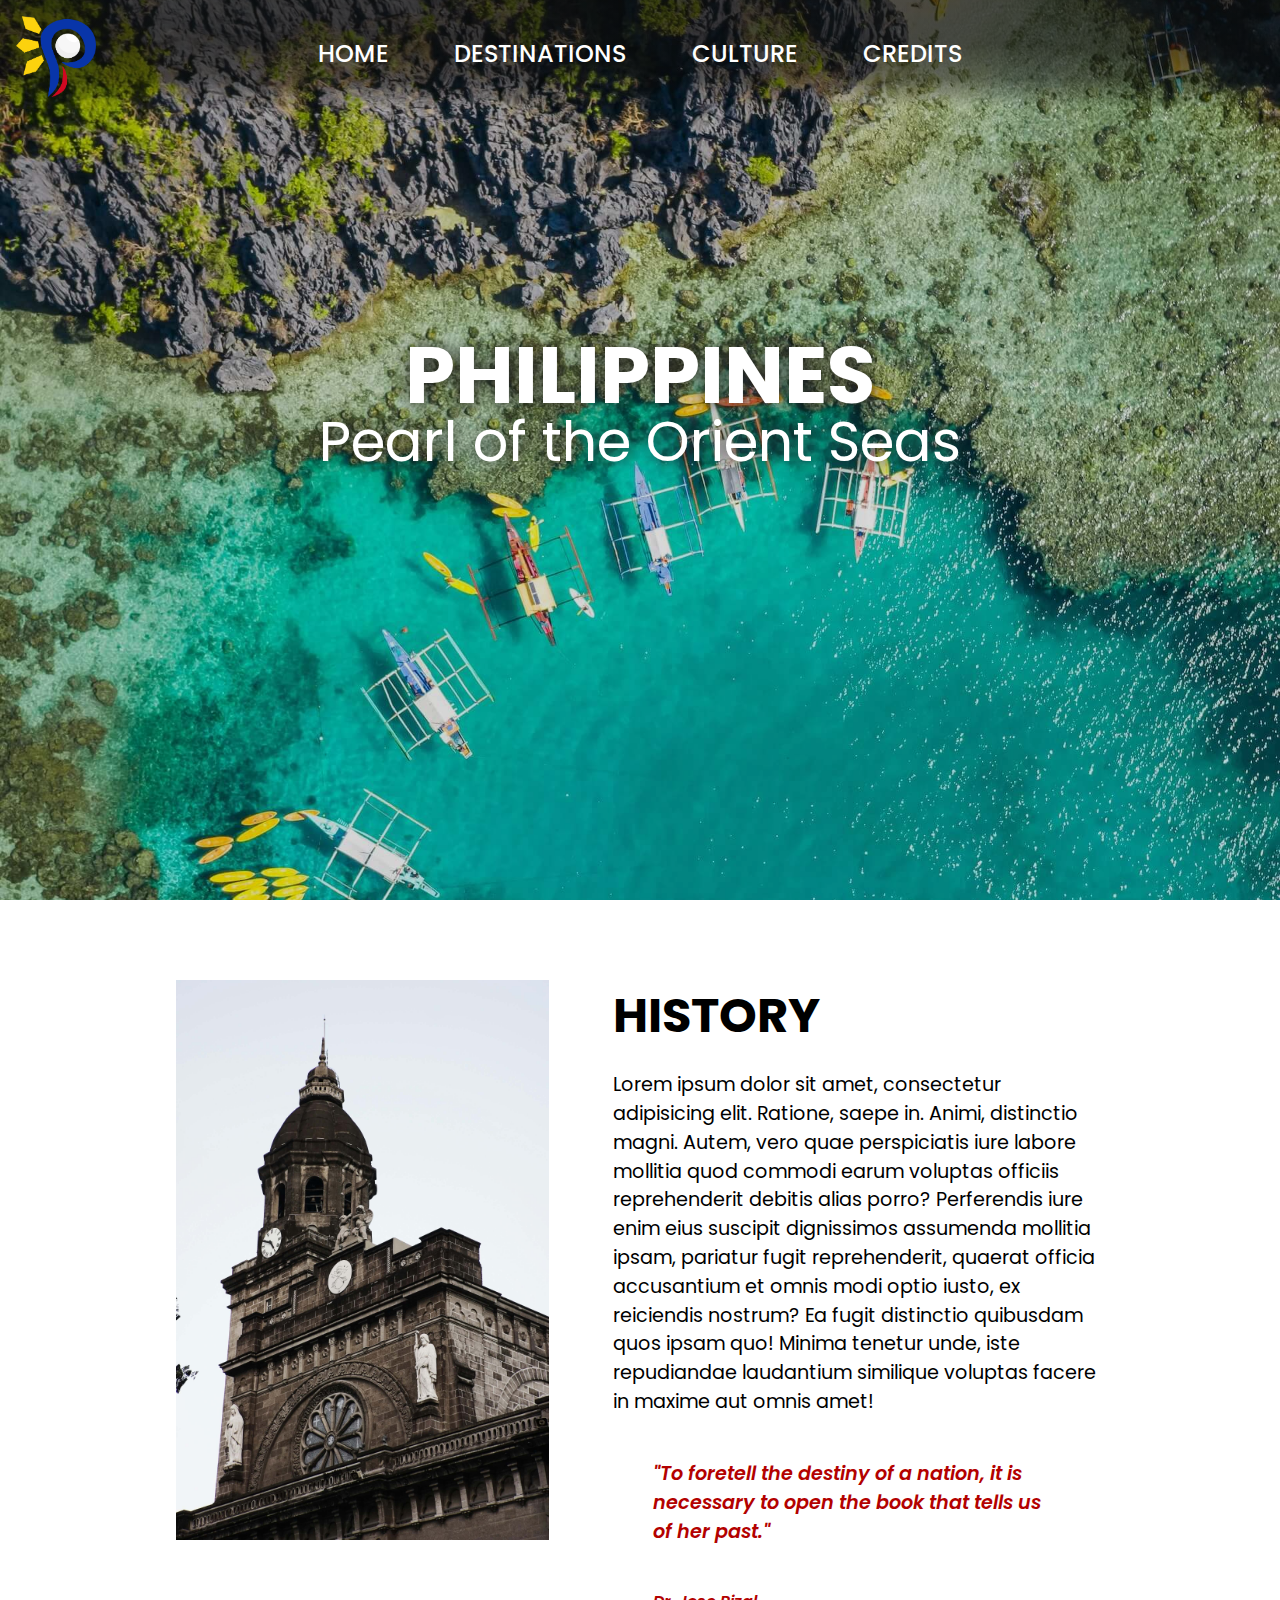
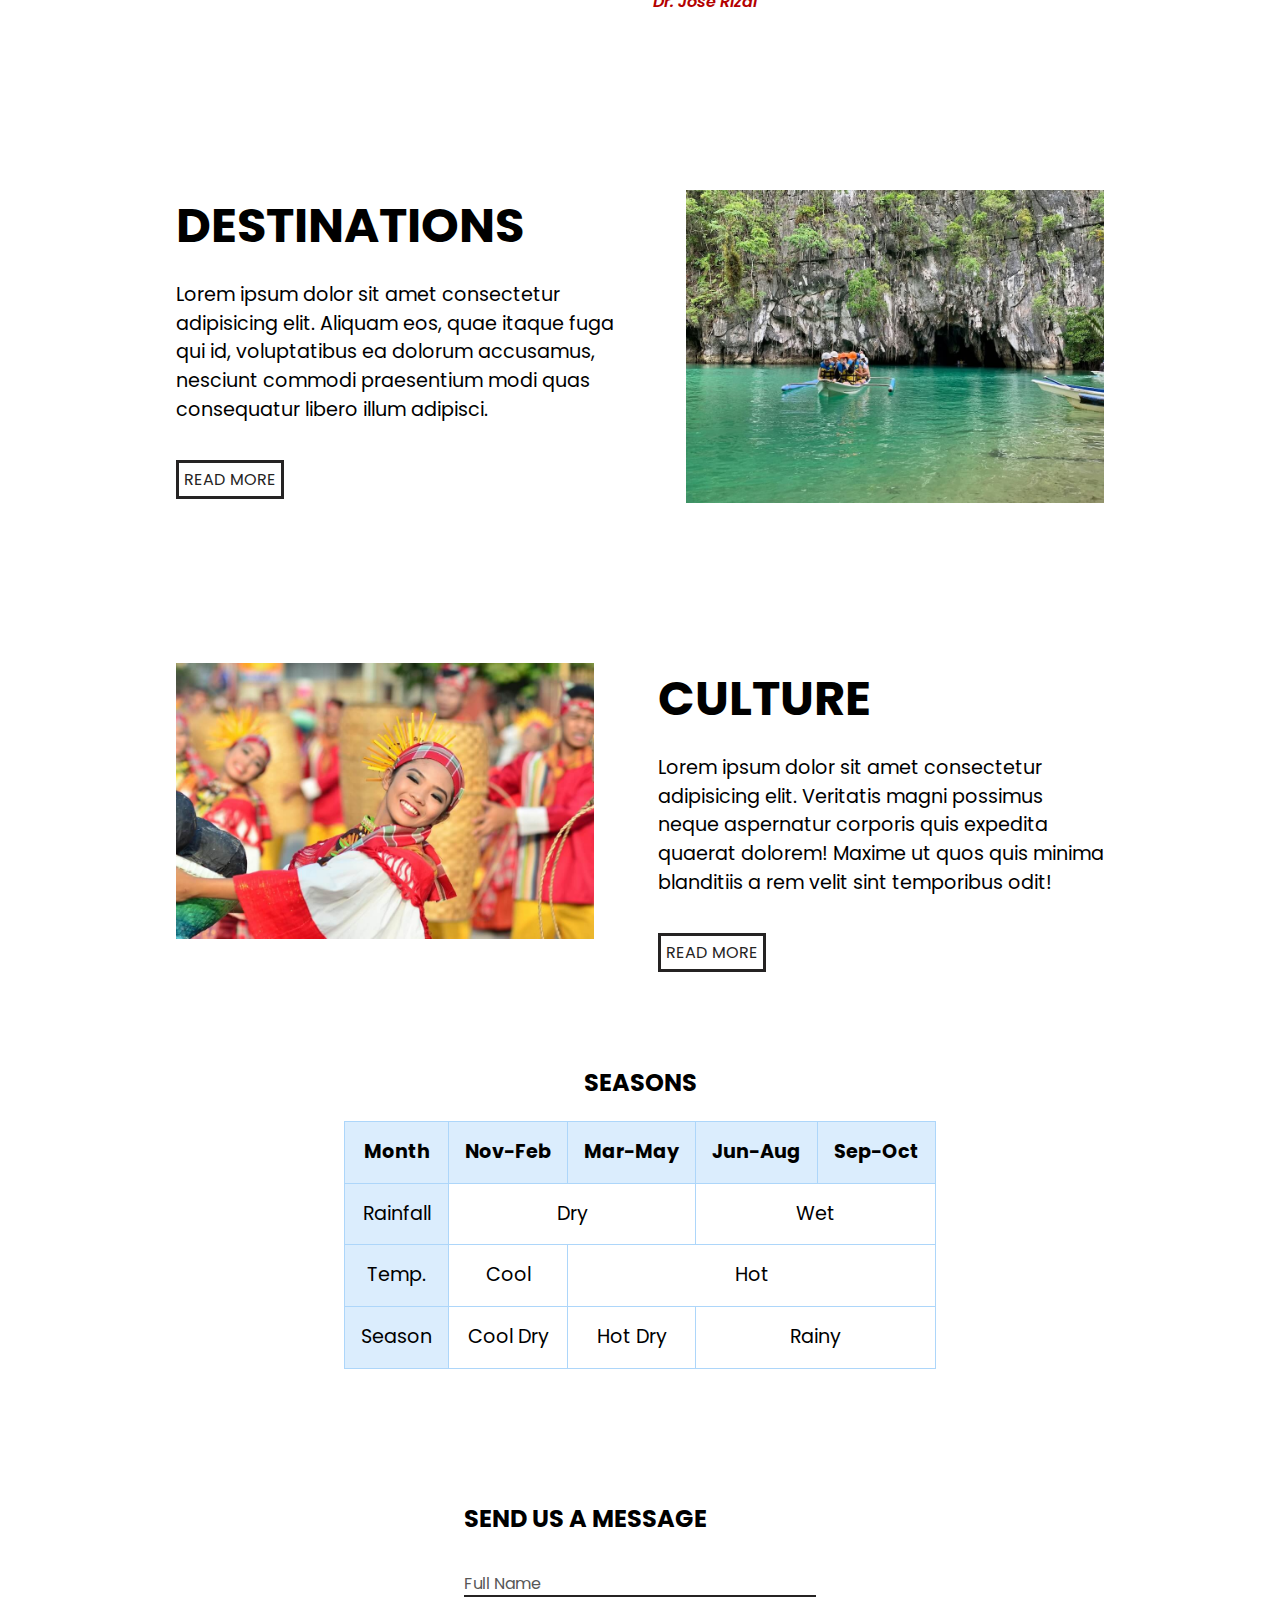
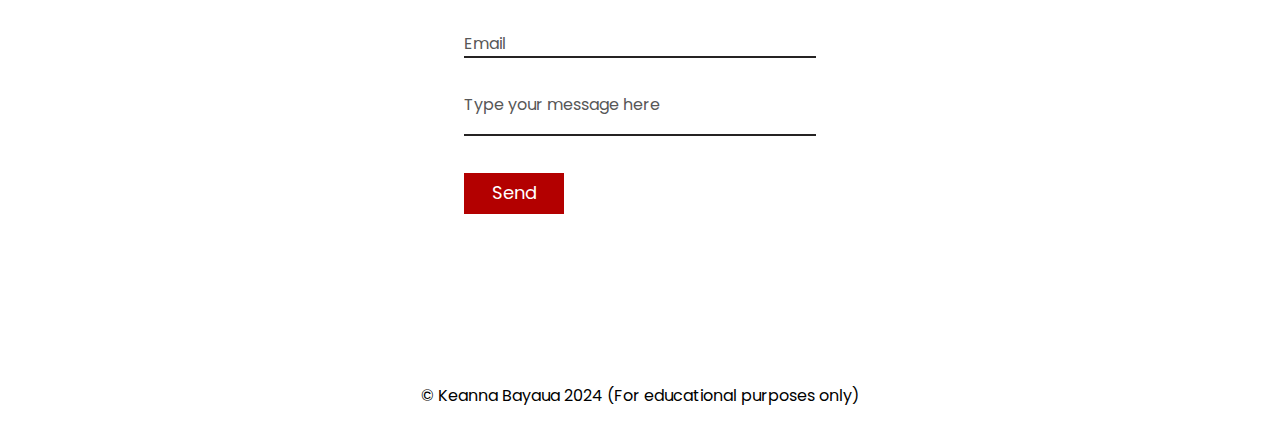
<file: index.html>
<!DOCTYPE html>
<html lang="en">
  <head>
    <meta charset="UTF-8" />
    <meta name="viewport" content="width=device-width, initial-scale=1.0" />
    <meta
      name="description"
      content="The Philippines is an archipelagic country in Southeast Asia." />
    <link rel="icon" href="favicon.ico" sizes="any" />
    <link rel="icon" href="favicon.svg" type="image/svg+xml" />
    <link rel="apple-touch-icon" href="apple-touch-icon.png" />
    <link rel="manifest" href="site.webmanifest" />
    <title>Philippines</title>
    <link rel="preconnect" href="https://fonts.googleapis.com" />
    <link rel="preconnect" href="https://fonts.gstatic.com" crossorigin />
    <link
      href="https://fonts.googleapis.com/css2?family=Poppins:ital,wght@0,100;0,200;0,300;0,400;0,500;0,600;0,700;0,800;0,900;1,100;1,200;1,300;1,400;1,500;1,600;1,700;1,800;1,900&display=swap"
      rel="stylesheet" />
    <link rel="stylesheet" href="styles/normalize-fwd.css" />
    <link rel="stylesheet" href="styles/styles.css" />
    <script defer src="scripts/script.js"></script>
  </head>

  <body>
    <div class="site-wrapper">
      <header class="site-header">
        <a class="screen-reader-text" href="#site-main">Skip to content</a>
        <div class="logo">
          <img src="images/country-logo.png" alt="logo" />
        </div>
        <nav class="nav-header">
          <div id="nav-button">
            <svg
              xmlns="http://www.w3.org/2000/svg"
              width="24"
              height="24"
              fill="#FFFFFF"
              viewBox="0 0 24 24">
              <path d="M24 6h-24v-4h24v4zm0 4h-24v4h24v-4zm0 8h-24v4h24v-4z" />
            </svg>
          </div>
          <ul id="main-nav-list">
            <li><a href="index.html">Home</a></li>
            <li><a href="destinations.html">Destinations</a></li>
            <li><a href="culture.html">Culture</a></li>
            <li><a href="credits.html">Credits</a></li>
          </ul>
        </nav>
      </header>
      <main>
        <section class="banner">
          <h1 class="banner-title">Philippines</h1>
          <p class="banner-caption">Pearl of the Orient Seas</p>
        </section>

        <section id="site-main">
          <h2 class="screen-reader-only">Overview</h2>
          <article class="overview">
            <img
              class="home-history-image"
              src="images/history-image.jpg"
              alt="A picture of Manila Cathedral in the Philippines" />
            <div class="overview-text">
              <h2>History</h2>
              <p>
                Lorem ipsum dolor sit amet, consectetur adipisicing elit.
                Ratione, saepe in. Animi, distinctio magni. Autem, vero quae
                perspiciatis iure labore mollitia quod commodi earum voluptas
                officiis reprehenderit debitis alias porro? Perferendis iure
                enim eius suscipit dignissimos assumenda mollitia ipsam,
                pariatur fugit reprehenderit, quaerat officia accusantium et
                omnis modi optio iusto, ex reiciendis nostrum? Ea fugit
                distinctio quibusdam quos ipsam quo! Minima tenetur unde, iste
                repudiandae laudantium similique voluptas facere in maxime aut
                omnis amet!
              </p>
              <blockquote>
                <p>
                  "To foretell the destiny of a nation, it is necessary to open
                  the book that tells us of her past."
                </p>
                <cite>Dr. Jose Rizal</cite>
              </blockquote>
            </div>
          </article>

          <article class="overview-right overview">
            <img
              class="destination-preview-image"
              src="images/destinations-preview.jpg"
              alt="A picture of the underground river in Palawan" />
            <div class="overview-text-left">
              <h2>Destinations</h2>
              <p>
                Lorem ipsum dolor sit amet consectetur adipisicing elit. Aliquam
                eos, quae itaque fuga qui id, voluptatibus ea dolorum accusamus,
                nesciunt commodi praesentium modi quas consequatur libero illum
                adipisci.
              </p>
              <a class="read-more" href="destinations.html">READ MORE</a>
            </div>
          </article>

          <article class="overview">
            <img
              class="culture-preview-image"
              src="images/culture-preview.jpg"
              alt="A picture of a girl in Filipino traditional outfit" />
            <div class="overview-text">
              <h2>Culture</h2>
              <p>
                Lorem ipsum dolor sit amet consectetur adipisicing elit.
                Veritatis magni possimus neque aspernatur corporis quis expedita
                quaerat dolorem! Maxime ut quos quis minima blanditiis a rem
                velit sint temporibus odit!
              </p>
              <a class="read-more" href="culture.html">READ MORE</a>
            </div>
          </article>
        </section>

        <section class="seasons-table">
          <h2>Seasons</h2>
          <table>
            <tbody>
              <tr>
                <th>Month</th>
                <th>Nov-Feb</th>
                <th>Mar-May</th>
                <th>Jun-Aug</th>
                <th>Sep-Oct</th>
              </tr>
              <tr>
                <td>Rainfall</td>
                <td colspan="2">Dry</td>
                <td colspan="2">Wet</td>
              </tr>
              <tr>
                <td>Temp.</td>
                <td>Cool</td>
                <td colspan="3">Hot</td>
              </tr>
              <tr>
                <td>Season</td>
                <td>Cool Dry</td>
                <td>Hot Dry</td>
                <td colspan="2">Rainy</td>
              </tr>
            </tbody>
          </table>
        </section>

        <section class="contact-form">
          <form>
            <h2>Send us a message</h2>
            <div class="input-box">
              <input type="text" name="user-name" id="name" required />
              <label for="name">Full Name</label>
            </div>
            <div class="input-box">
              <input type="text" name="user-mail" id="mail" required />
              <label for="mail">Email</label>
            </div>
            <div class="input-box">
              <textarea name="user-message" id="message" required></textarea>
              <label for="message">Type your message here</label>
            </div>
            <div class="input-box">
              <input type="submit" value="Send" />
            </div>
          </form>
        </section>
      </main>
      <footer>
        <p>&copy; Keanna Bayaua 2024 (For educational purposes only)</p>
      </footer>
    </div>
  </body>
</html>
</file>
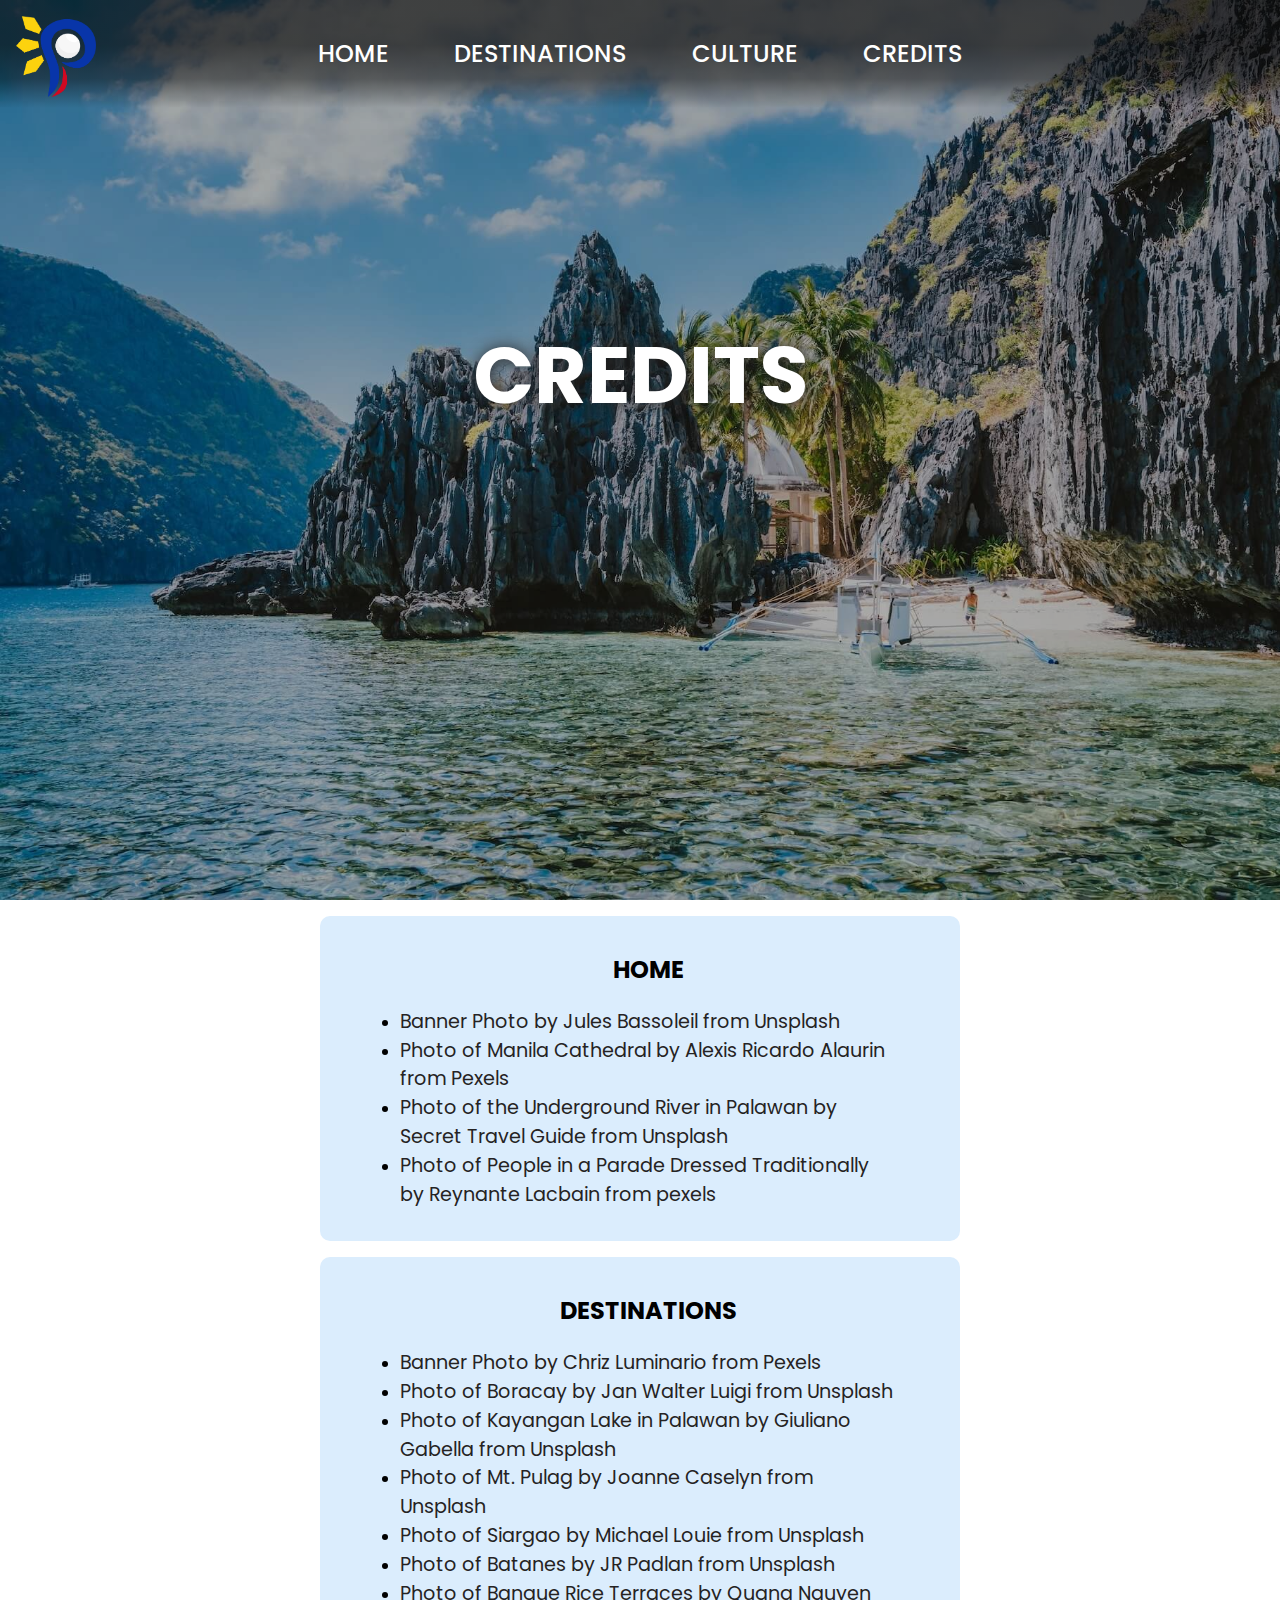
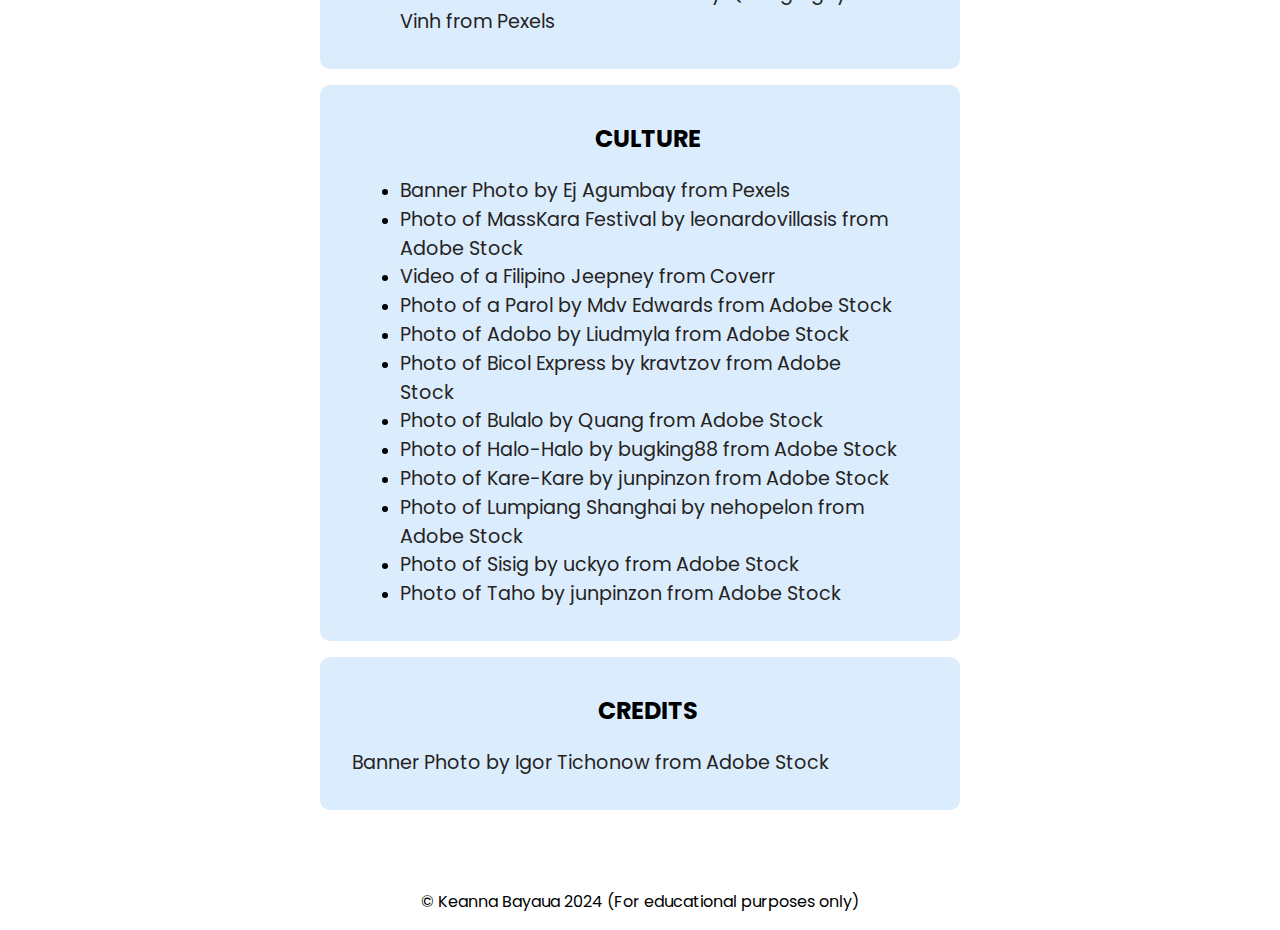
<file: credits.html>
<!DOCTYPE html>
<html lang="en">
  <head>
    <meta charset="UTF-8" />
    <meta name="viewport" content="width=device-width, initial-scale=1.0" />
    <meta
      name="description"
      content="Credits and References used for the website." />
    <link rel="icon" href="favicon.ico" sizes="any" />
    <link rel="icon" href="favicon.svg" type="image/svg+xml" />
    <link rel="apple-touch-icon" href="apple-touch-icon.png" />
    <link rel="manifest" href="site.webmanifest" />
    <title>Philippines</title>
    <link rel="preconnect" href="https://fonts.googleapis.com" />
    <link rel="preconnect" href="https://fonts.gstatic.com" crossorigin />
    <link
      href="https://fonts.googleapis.com/css2?family=Poppins:ital,wght@0,100;0,200;0,300;0,400;0,500;0,600;0,700;0,800;0,900;1,100;1,200;1,300;1,400;1,500;1,600;1,700;1,800;1,900&display=swap"
      rel="stylesheet" />
    <link rel="stylesheet" href="styles/normalize-fwd.css" />
    <link rel="stylesheet" href="styles/styles.css" />
    <script defer src="scripts/script.js"></script>
  </head>

  <body>
    <div class="site-wrapper">
      <header class="site-header">
        <a class="screen-reader-text" href="#site-main">Skip to content</a>
        <div class="logo">
          <img src="images/country-logo.png" alt="logo" />
        </div>
        <nav class="nav-header">
          <div id="nav-button">
            <svg
              xmlns="http://www.w3.org/2000/svg"
              width="24"
              height="24"
              fill="#FFFFFF"
              viewBox="0 0 24 24">
              <path d="M24 6h-24v-4h24v4zm0 4h-24v4h24v-4zm0 8h-24v4h24v-4z" />
            </svg>
          </div>
          <ul id="main-nav-list">
            <li><a href="index.html">Home</a></li>
            <li><a href="destinations.html">Destinations</a></li>
            <li><a href="culture.html">Culture</a></li>
            <li><a href="credits.html">Credits</a></li>
          </ul>
        </nav>
      </header>

      <main>
        <section class="banner credits">
          <h1 class="banner-title">Credits</h1>
        </section>

        <section id="site-main" class="link-credits">
          <h2 class="screen-reader-only">Credits</h2>
          <article>
            <h2>Home</h2>
            <ul>
              <li>
                <a
                  href="https://unsplash.com/photos/aerial-view-of-white-and-brown-boat-on-sea-during-daytime-tvi3oh8RdTQ"
                  >Banner Photo by Jules Bassoleil from Unsplash
                </a>
              </li>
              <li>
                <a
                  href="https://www.pexels.com/photo/tower-of-manila-cathedral-18048424/"
                  >Photo of Manila Cathedral by Alexis Ricardo Alaurin from
                  Pexels</a
                >
              </li>
              <li>
                <a
                  href="https://unsplash.com/photos/people-riding-on-kayak-on-river-during-daytime-x9NyLLQc69g"
                  >Photo of the Underground River in Palawan by Secret Travel
                  Guide from Unsplash
                </a>
              </li>
              <li>
                <a
                  href="https://www.pexels.com/photo/people-in-a-parade-dressed-traditionally-8789494/"
                  >Photo of People in a Parade Dressed Traditionally by Reynante
                  Lacbain from pexels</a
                >
              </li>
            </ul>
          </article>
          <article>
            <h2>Destinations</h2>
            <ul>
              <li>
                <a
                  href="https://www.pexels.com/photo/mountain-and-body-of-water-2798477/"
                  >Banner Photo by Chriz Luminario from Pexels</a
                >
              </li>
              <li>
                <a
                  href="https://unsplash.com/photos/palm-tree-nearby-seashore-MQOmyUYQWRs"
                  >Photo of Boracay by Jan Walter Luigi from Unsplash</a
                >
              </li>
              <li>
                <a
                  href="https://unsplash.com/photos/green-and-brown-mountain-beside-body-of-water-under-blue-sky-during-daytime-S2aZq6yG-b4"
                  >Photo of Kayangan Lake in Palawan by Giuliano Gabella from
                  Unsplash
                </a>
              </li>
              <li>
                <a
                  href="https://unsplash.com/photos/people-climbing-on-mountain-during-daytime-kCGhXLU32Bg"
                  >Photo of Mt. Pulag by Joanne Caselyn from Unsplash</a
                >
              </li>
              <li>
                <a
                  href="https://unsplash.com/photos/aerial-view-photography-of-coconut-tree-during-daytime-Zw5aEvl5QjA"
                  >Photo of Siargao by Michael Louie from Unsplash</a
                >
              </li>
              <li>
                <a
                  href="https://unsplash.com/photos/white-and-red-lighthouse-on-top-of-mountain--XZuQQ83CIQ"
                  >Photo of Batanes by JR Padlan from Unsplash
                </a>
              </li>
              <li>
                <a
                  href="https://www.pexels.com/photo/aerial-photography-of-a-beautiful-banaue-rice-terraces-6872744/"
                  >Photo of Banaue Rice Terraces by Quang Nguyen Vinh from
                  Pexels</a
                >
              </li>
            </ul>
          </article>

          <article>
            <h2>Culture</h2>
            <ul>
              <li>
                <a
                  href="https://www.pexels.com/photo/group-of-people-dancing-in-a-festival-4714521/"
                  >Banner Photo by Ej Agumbay from Pexels</a
                >
              </li>
              <li>
                <a
                  href="https://stock.adobe.com/ca/images/colorful-smiling-mask-of-masskara-festival-bacolod-city-philippines/239108033?prev_url=detail"
                  >Photo of MassKara Festival by leonardovillasis from Adobe
                  Stock</a
                >
              </li>
              <li>
                <a
                  href="https://coverr.co/videos/minibus-in-the-philippines-eygdm9n5qw"
                  >Video of a Filipino Jeepney from Coverr</a
                >
              </li>
              <li>
                <a
                  href="https://stock.adobe.com/ca/images/a-stall-by-the-street-selling-various-lighted-christmas-parols-parols-are-a-traditional-filipino-christmas-lantern-illuminated-with-led-lights/544025087?prev_url=detail"
                  >Photo of a Parol by Mdv Edwards from Adobe Stock</a
                >
              </li>
              <li>
                <a
                  href="https://stock.adobe.com/ca/images/homemade-filipino-adobo-pork-in-a-bowl-side-view-close-up/286354511?prev_url=detail"
                  >Photo of Adobo by Liudmyla from Adobe Stock
                </a>
              </li>
              <li>
                <a
                  href="https://stock.adobe.com/ca/images/bicol-express-stew-in-black-bowl-on-dark-slate-table-top-filipino-cuisine-spicy-pork-belly-coconut-milk-curry-asian-food/392214546?prev_url=detail"
                  >Photo of Bicol Express by kravtzov from Adobe Stock
                </a>
              </li>
              <li>
                <a
                  href="https://stock.adobe.com/ca/images/philippines-traditional-dinner-with-bulalo-beef-marrow-bones-and-vegetables/285181574?prev_url=detail"
                  >Photo of Bulalo by Quang from Adobe Stock</a
                >
              </li>
              <li>
                <a
                  href="https://stock.adobe.com/ca/images/popular-filipino-dessert-halo-halo/149917142?prev_url=detail"
                  >Photo of Halo-Halo by bugking88 from Adobe Stock
                </a>
              </li>
              <li>
                <a
                  href="https://stock.adobe.com/ca/images/freshly-cooked-filipino-food-called-kare-kare/548384747?prev_url=detail"
                  >Photo of Kare-Kare by junpinzon from Adobe Stock
                </a>
              </li>
              <li>
                <a
                  href="https://stock.adobe.com/ca/images/lumpias-with-sweet-sauce-on-a-black-background/203219450?prev_url=detail"
                  >Photo of Lumpiang Shanghai by nehopelon from Adobe Stock</a
                >
              </li>
              <li>
                <a
                  href="https://stock.adobe.com/ca/images/sizzling-pork-sisig-filipino-cuisine/127410576?prev_url=detail"
                  >Photo of Sisig by uckyo from Adobe Stock
                </a>
              </li>
              <li>
                <a
                  href="https://stock.adobe.com/ca/images/soy-bean-curd-with-caramel-syrup-and-tapioca-pearls/259842993?prev_url=detail"
                  >Photo of Taho by junpinzon from Adobe Stock
                </a>
              </li>
            </ul>
          </article>
          <article>
            <h2>Credits</h2>
            <p>
              <a
                href="https://stock.adobe.com/ca/images/el-nido-palawan-philippines-asia-banca-boat-at-a-small-beach-near-the-matinloc-shrine-trip-highlights-of-tour-c/354700913?prev_url=detail"
                >Banner Photo by Igor Tichonow from Adobe Stock
              </a>
            </p>
          </article>
        </section>
      </main>
      <footer>
        <p>&copy; Keanna Bayaua 2024 (For educational purposes only)</p>
      </footer>
    </div>
  </body>
</html>
</file>
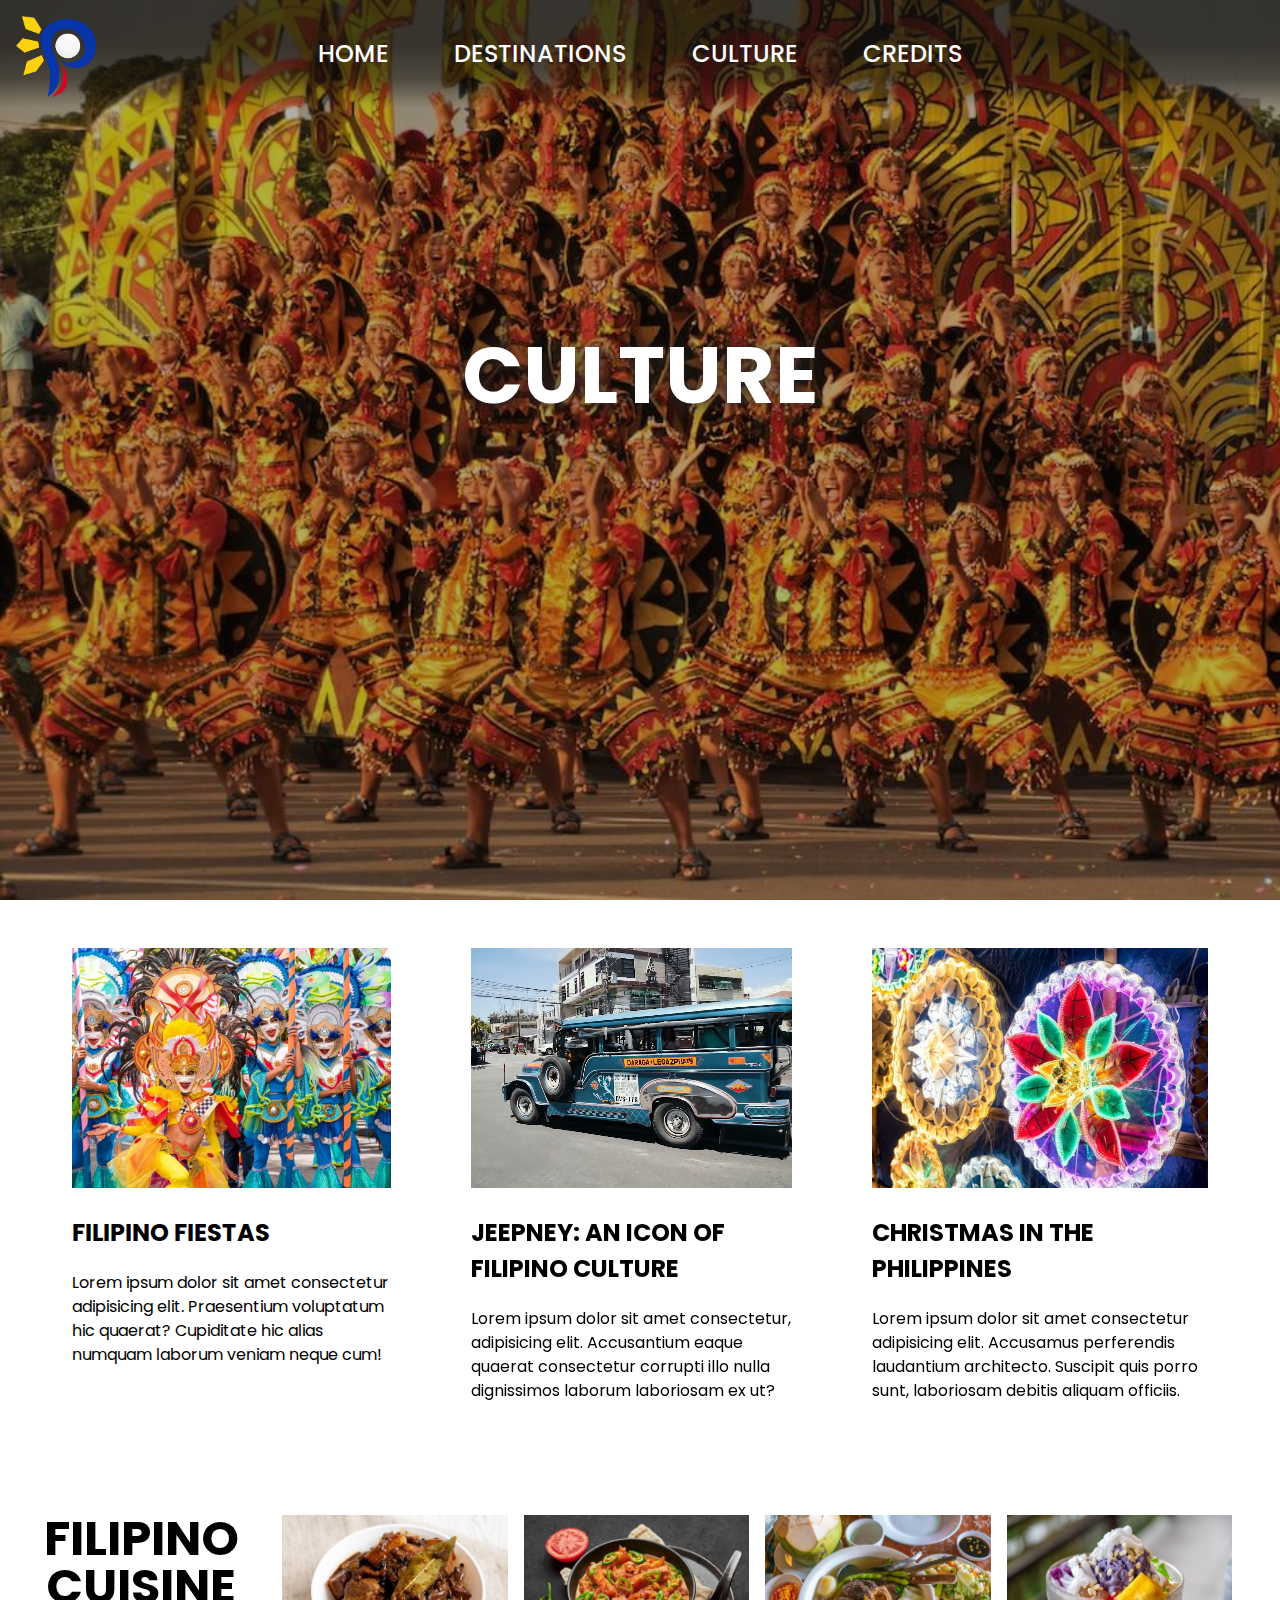
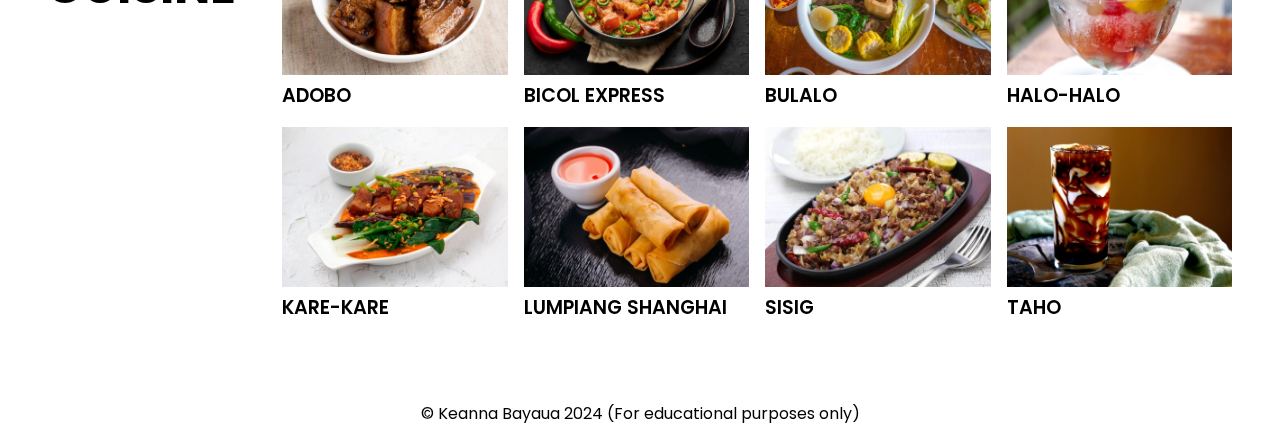
<file: culture.html>
<!DOCTYPE html>
<html lang="en">
  <head>
    <meta charset="UTF-8" />
    <meta name="viewport" content="width=device-width, initial-scale=1.0" />
    <meta
      name="description"
      content="The Philippines has significant cultural diversity, reinforced by the country's fragmented geography. Spanish and American cultures profoundly influenced Filipino culture as a result of long colonization." />
    <link rel="icon" href="favicon.ico" sizes="any" />
    <link rel="icon" href="favicon.svg" type="image/svg+xml" />
    <link rel="apple-touch-icon" href="apple-touch-icon.png" />
    <link rel="manifest" href="site.webmanifest" />
    <title>Philippines</title>
    <link rel="preconnect" href="https://fonts.googleapis.com" />
    <link rel="preconnect" href="https://fonts.gstatic.com" crossorigin />
    <link
      href="https://fonts.googleapis.com/css2?family=Poppins:ital,wght@0,100;0,200;0,300;0,400;0,500;0,600;0,700;0,800;0,900;1,100;1,200;1,300;1,400;1,500;1,600;1,700;1,800;1,900&display=swap"
      rel="stylesheet" />
    <link rel="stylesheet" href="styles/normalize-fwd.css" />
    <link rel="stylesheet" href="styles/styles.css" />
    <script defer src="scripts/script.js"></script>
  </head>

  <body>
    <div class="site-wrapper">
      <header class="site-header">
        <a class="screen-reader-text" href="#site-main">Skip to content</a>
        <div class="logo">
          <img src="images/country-logo.png" alt="logo" />
        </div>
        <nav class="nav-header">
          <div id="nav-button">
            <svg
              xmlns="http://www.w3.org/2000/svg"
              width="24"
              height="24"
              fill="#FFFFFF"
              viewBox="0 0 24 24">
              <path d="M24 6h-24v-4h24v4zm0 4h-24v4h24v-4zm0 8h-24v4h24v-4z" />
            </svg>
          </div>
          <ul id="main-nav-list">
            <li><a href="index.html">Home</a></li>
            <li><a href="destinations.html">Destinations</a></li>
            <li><a href="culture.html">Culture</a></li>
            <li><a href="credits.html">Credits</a></li>
          </ul>
        </nav>
      </header>
      <main>
        <section class="banner culture">
          <h1 class="banner-title">Culture</h1>
        </section>

        <div class="culture-main-wrapper">
          <section id="site-main" class="culture-section">
            <figure>
              <img
                src="images/tradition.jpeg"
                alt="Colorful smiling mask of Masskara Festival, Bacolod City, Philippines" />
              <figcaption>
                <h2>Filipino Fiestas</h2>
                <p>
                  Lorem ipsum dolor sit amet consectetur adipisicing elit.
                  Praesentium voluptatum hic quaerat? Cupiditate hic alias
                  numquam laborum veniam neque cum!
                </p>
              </figcaption>
            </figure>

            <figure>
              <video autoplay muted loop playsinline>
                <source src="videos/jeepney.mp4" type="video/mp4" />
                Your browser does not support the video element.
              </video>
              <figcaption>
                <h2>JEEPNEY: An Icon of Filipino Culture</h2>
                <p>
                  Lorem ipsum dolor sit amet consectetur, adipisicing elit.
                  Accusantium eaque quaerat consectetur corrupti illo nulla
                  dignissimos laborum laboriosam ex ut?
                </p>
              </figcaption>
            </figure>

            <figure>
              <img
                src="images/parol.jpeg"
                alt="A picture of Parol, a  traditional Filipino Christmas lantern illuminated with led lights." />
              <figcaption>
                <h2>Christmas in the Philippines</h2>
                <p>
                  Lorem ipsum dolor sit amet consectetur adipisicing elit.
                  Accusamus perferendis laudantium architecto. Suscipit quis
                  porro sunt, laboriosam debitis aliquam officiis.
                </p>
              </figcaption>
            </figure>
          </section>

          <section class="culture-food-section">
            <h2>Filipino Cuisine</h2>
            <div class="food-images-container">
              <figure>
                <img
                  src="images/adobo.jpeg"
                  alt="Adobo, a rich soy sauce and vinegar based chicken stew " />
                <figcaption>Adobo</figcaption>
              </figure>

              <figure>
                <img
                  src="images/bicol-express.jpeg"
                  alt="Bicol Express, a spicy and savory pork dish that's stewed in coconut milk" />
                <figcaption>Bicol Express</figcaption>
              </figure>

              <figure>
                <img src="images/bulalo.jpeg" alt="Bulalo, a beef shank soup" />
                <figcaption>Bulalo</figcaption>
              </figure>

              <figure>
                <img
                  src="images/halo-halo.jpeg"
                  alt="Halo-Halo, a concoction of various sweet treats, crushed ice and milk that are put together to culminate into one great cold treat." />
                <figcaption>Halo-Halo</figcaption>
              </figure>

              <figure>
                <img
                  src="images/kare-kare.jpeg"
                  alt="Kare-Kare, a stew with a rich and thick peanut sauce" />
                <figcaption>Kare-Kare</figcaption>
              </figure>

              <figure>
                <img
                  src="images/lumpiang-shanghai.jpeg"
                  alt="Lumpiang Shanghai, filipino spring roll with ground pork filling" />
                <figcaption>Lumpiang Shanghai</figcaption>
              </figure>

              <figure>
                <img
                  src="images/sisig.jpeg"
                  alt="Sisig, made from pork jowl and ears, pork belly, and chicken liver, seasoned with calamansi, onions, and chili peppers" />
                <figcaption>Sisig</figcaption>
              </figure>

              <figure>
                <img
                  src="images/taho.jpeg"
                  alt="Taho, a filipino sweet treat made with silken tofu, sago or tapioca pearls, and a simple brown sugar syrup." />
                <figcaption>Taho</figcaption>
              </figure>
            </div>
          </section>
        </div>
      </main>
      <footer>
        <p>&copy; Keanna Bayaua 2024 (For educational purposes only)</p>
      </footer>
    </div>
  </body>
</html>
</file>
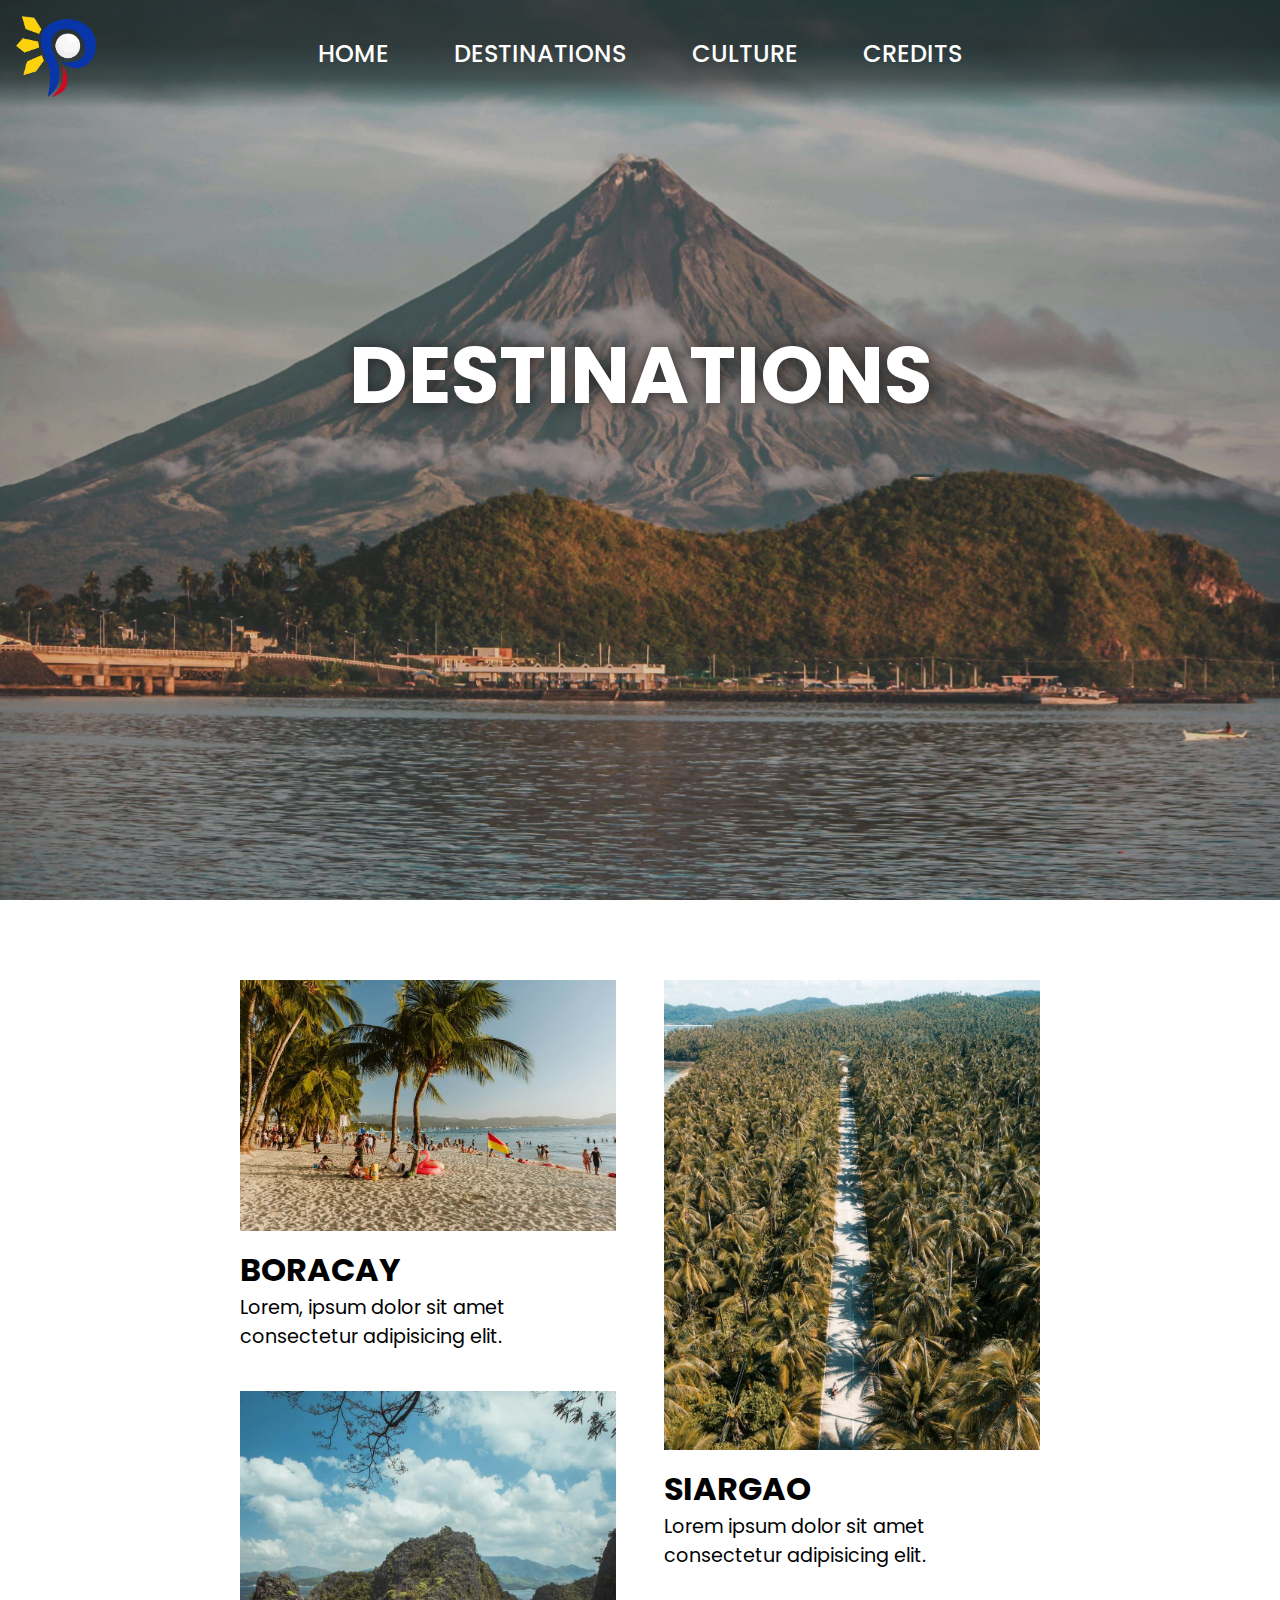
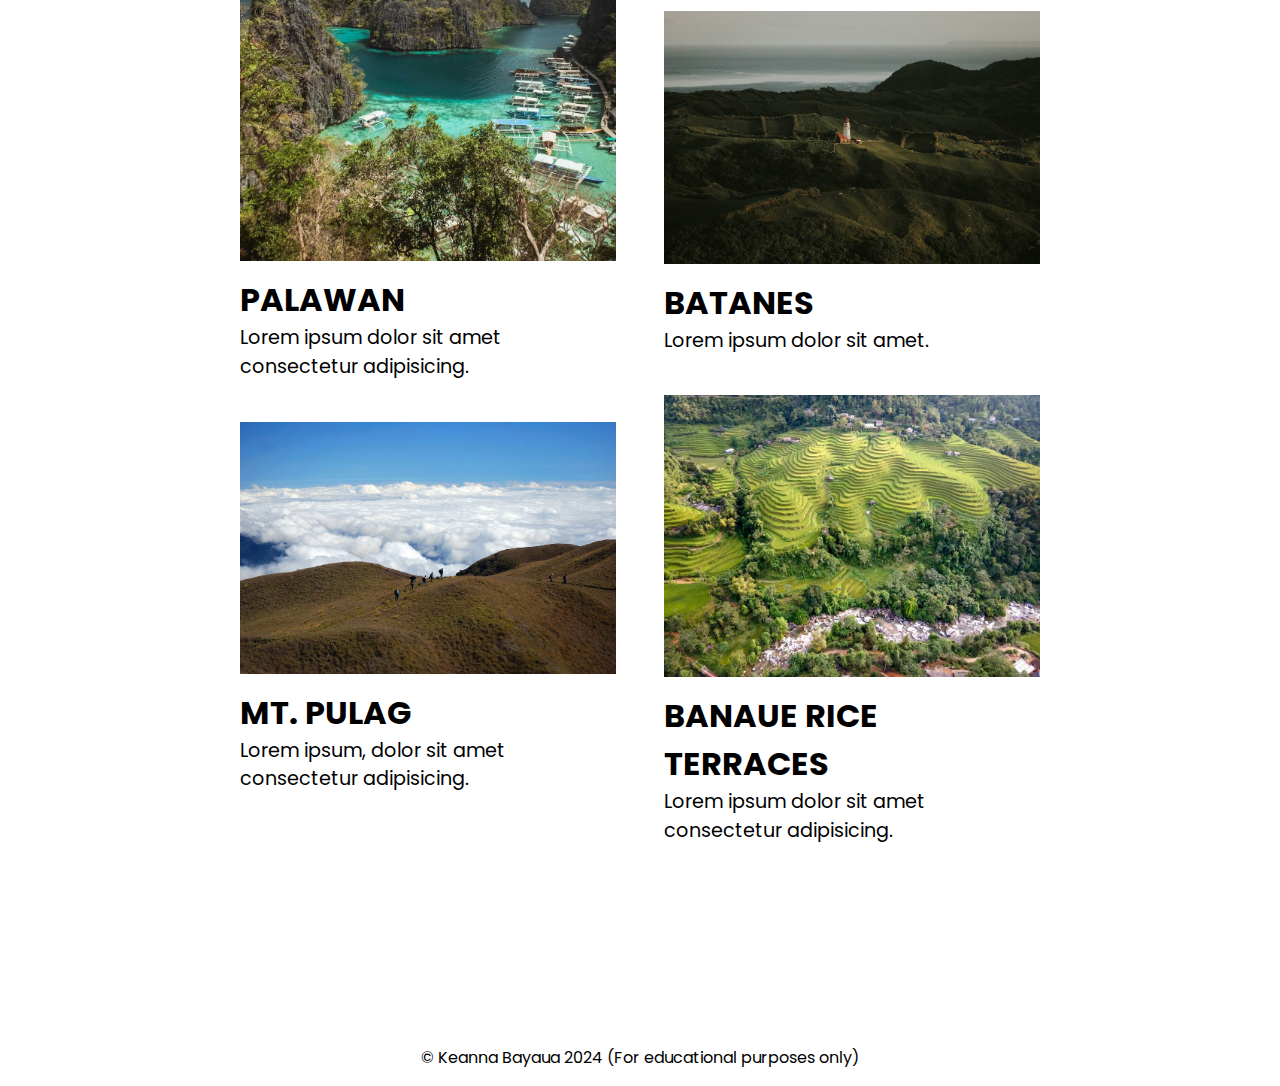
<file: destinations.html>
<!DOCTYPE html>
<html lang="en">
  <head>
    <meta charset="UTF-8" />
    <meta name="viewport" content="width=device-width, initial-scale=1.0" />
    <meta
      name="description"
      content="The Philippines' main tourist attractions are its numerous beaches." />
    <link rel="icon" href="favicon.ico" sizes="any" />
    <link rel="icon" href="favicon.svg" type="image/svg+xml" />
    <link rel="apple-touch-icon" href="apple-touch-icon.png" />
    <link rel="manifest" href="site.webmanifest" />
    <title>Philippines</title>
    <link rel="preconnect" href="https://fonts.googleapis.com" />
    <link rel="preconnect" href="https://fonts.gstatic.com" crossorigin />
    <link
      href="https://fonts.googleapis.com/css2?family=Poppins:ital,wght@0,100;0,200;0,300;0,400;0,500;0,600;0,700;0,800;0,900;1,100;1,200;1,300;1,400;1,500;1,600;1,700;1,800;1,900&display=swap"
      rel="stylesheet" />
    <link rel="stylesheet" href="styles/normalize-fwd.css" />
    <link rel="stylesheet" href="styles/styles.css" />
    <script defer src="scripts/script.js"></script>
  </head>

  <body>
    <div class="site-wrapper">
      <header class="site-header">
        <a class="screen-reader-text" href="#site-main">Skip to content</a>
        <div class="logo">
          <img src="images/country-logo.png" alt="logo" />
        </div>

        <nav class="nav-header">
          <div id="nav-button">
            <svg
              xmlns="http://www.w3.org/2000/svg"
              width="24"
              height="24"
              fill="#FFFFFF"
              viewBox="0 0 24 24">
              <path d="M24 6h-24v-4h24v4zm0 4h-24v4h24v-4zm0 8h-24v4h24v-4z" />
            </svg>
          </div>
          <ul id="main-nav-list">
            <li><a href="index.html">Home</a></li>
            <li><a href="destinations.html">Destinations</a></li>
            <li><a href="culture.html">Culture</a></li>
            <li><a href="credits.html">Credits</a></li>
          </ul>
        </nav>
      </header>
      <main>
        <section class="banner destinations">
          <h1 class="banner-title">Destinations</h1>
        </section>

        <section id="site-main" class="destination-images">
          <div class="column-left">
            <figure class="destination">
              <img
                src="images/boracay.jpg"
                alt="Boracay, A white sand beach in the Philippines" />
              <figcaption class="destination-text">
                <h2>Boracay</h2>
                <p>Lorem, ipsum dolor sit amet consectetur adipisicing elit.</p>
              </figcaption>
            </figure>

            <figure class="destination">
              <img
                src="images/palawan.jpg"
                alt="A picture of an island in Palawan, Philippines" />
              <figcaption class="destination-text">
                <h2>Palawan</h2>
                <p>Lorem ipsum dolor sit amet consectetur adipisicing.</p>
              </figcaption>
            </figure>

            <figure class="destination">
              <img
                src="images/mount-pulag.jpg"
                alt="A picture of people climbing on Mt. Pulag" />
              <figcaption class="destination-text">
                <h2>Mt. Pulag</h2>
                <p>Lorem ipsum, dolor sit amet consectetur adipisicing.</p>
              </figcaption>
            </figure>
          </div>

          <div class="column-right">
            <figure class="destination">
              <img
                src="images/siargao.jpg"
                alt="A picture of a road with views of palm trees in Siargao Island" />
              <figcaption class="destination-text">
                <h2>Siargao</h2>
                <p>Lorem ipsum dolor sit amet consectetur adipisicing elit.</p>
              </figcaption>
            </figure>

            <figure class="destination">
              <img
                src="images/batanes.jpg"
                alt="A picture of a lighthouse on top of a mountain in Batanes" />
              <figcaption class="destination-text">
                <h2>Batanes</h2>
                <p>Lorem ipsum dolor sit amet.</p>
              </figcaption>
            </figure>

            <figure class="destination">
              <img
                src="images/banaue-rice-terraces.jpg"
                alt="A picture of the rice terraces in Banaue, Philippines" />
              <figcaption class="destination-text">
                <h2>Banaue Rice Terraces</h2>
                <p>Lorem ipsum dolor sit amet consectetur adipisicing.</p>
              </figcaption>
            </figure>
          </div>
        </section>
      </main>
      <footer>
        <p>&copy; Keanna Bayaua 2024 (For educational purposes only)</p>
      </footer>
    </div>
  </body>
</html>
</file>
<file: styles/styles.css>
/*--------------------------------------------------
>>> TABLE OF CONTENTS:
---------------------------------------------------
# Generic (CALLED IN ANOTHER FILE)
	- Normalize
	- Box sizing
	- Media width
# Base
	- Typography
	- Elements
	- Links
# Components
	- Header
	- Main
	- Footer
-----------------------------------------------*/

/*------------------------------------------------
# Base
----------------------------------------------*/


/* Typography
--------------------------------------------- */
body {
	font-family: "Poppins", sans-serif;
    line-height: 1.5;
}

.screen-reader-only { 
    display: none;
}

h1,
h2 {
    text-transform: uppercase;
}


/* Elements
--------------------------------------------- */
blockquote {
    font-style: italic;
    font-weight: 600;
    font-size: 1rem;
    color: #B30100;
}

cite {
    font-size: 1rem;
}

table { 
    margin: 0 auto;
    max-width: 90%;
}

th,
td:first-child {
    background-color: #dbedfd;
}

table, th, td {
    border: .0625rem solid #add6fa;
    border-collapse: collapse;
    text-align: center;
}

th, td {
    padding: .3125rem;
}

@media (min-width: 50em) {
    th, td {
       font-size: 1.2rem;
       padding: 1rem;
    }

}

/* Links
--------------------------------------------- */
a {
	text-decoration: none;
    color: #252323;
    text-transform: uppercase;
}

a:hover,
a:active,
.nav-header a:hover , 
.nav-header a:active {
	color: #ff2a2a;
}

a:focus-visible {
    outline: dotted #ff2a2a;
    outline-width: 0.2rem;  
}

.read-more:hover {
    background-color: #B30000;
    border-color: #B30000;
    color: #FFFFFF;
}


/*----------------------------------------------
# Components
-----------------------------------------------*/

.site-wrapper {
    max-width: 125rem;
    margin: 0 auto;
    min-height: 100vh;
}

/* HEADER STYLES (for all pages)
--------------------------------------------- */
.site-header {
    position: absolute;
    top: 0;
    right: 0;
    left: 0;
    z-index: 100;
    
}

.logo { 
    width: 4rem;
    height: 4rem;
    position: absolute;
    top: 1rem;
    left: 1rem;
    z-index: 700;

}

.nav-header li {
    list-style: none;
    font-size: 1.2rem;
    padding: .125rem;
    font-weight: 500; 
}

.nav-header a {
    color: #FFFFFF;
}

#nav-button svg {
    width: 3rem;
    height: 4rem;
    padding-right: 1rem;
    position: absolute;
    top: 1rem;
    right: 1rem;
    z-index: 600;
}

#main-nav-list {
    background-color: #252525;
    height: 0;
    overflow: hidden;
    position: relative;
    z-index: 500;
    text-align: center;
}

#main-nav-list.toggled {
    height: 35vh;
    margin: 0;
    padding: 6rem 1rem 1rem 1rem;
}

#main-nav-list li {
    padding: .25rem;
}

@media (min-width: 50em) {
    
    .site-header {
        display: grid;
        grid-template-columns: 1fr minmax(auto, 50rem) 1fr; 
        background: rgb(11,11,11);
        background: linear-gradient(180deg, rgba(11,11,11,0.6531206232492996) 42%, rgba(8,8,8,0.4710477941176471) 73%, rgba(8,8,8,0.0004595588235294379) 100%);
        max-width: 125rem;
        margin: 0 auto;
    }
    .logo { 
        width: 5rem;
        height: 5rem;
    }
    
    #main-nav-list {
        height: fit-content;
        padding: 1rem;
        background-color: transparent;
    }

    .nav-header {
        grid-column: 2/3;
    }

    .nav-header ul {
        display: flex;
        justify-content: space-evenly;
    }
    
    
    .nav-header li {
        font-size: 1.5rem;
    }
    
    #nav-button {
        display: none;
    }
}

/* BANNER STYLES (for all pages)*/

.banner {
    position: relative;
    height: 100vh;
    width: 100%;
}

.banner::before {
    content: "";
    background-image: url("../images/banner-image.jpg");
    background-size: cover;
    background-repeat: no-repeat;
    background-position: left center;
    filter: brightness(85%);
    position: absolute;
    top: 0;
    right: 0;
    left: 0;
    bottom: 0;
}

.destinations::before {
    content: "";
    background-image: url("../images/destinations-banner.jpg");
    background-position: 45% center;
}

.culture::before {
    content: "";
    background-image: url("../images/people-dancing.jpg");
    filter: brightness(70%);
}

.credits::before {
    content: "";
    background-image: url("../images/credits-banner.jpeg");
    filter: brightness(70%);
}

.banner-title {
    position: absolute;
    top: 35%;
    left: 0;
    right: 0;
    width: fit-content;
    margin: 0 auto;
    color: #FFFFFF;
    font-size: 2.5rem;
    font-weight: 700;
    text-shadow: .0625rem .0625rem 1rem #252323;
}

.banner-caption {
    position: absolute;
    font-size: 1.5rem;
    text-align: center;
    top: 40%;
    left: 0;
    right: 0;
    margin: 1rem auto;
    width: fit-content;
    color: #FFFFFF;
    text-shadow: .0625rem .0625rem 1rem #252323;
}

@media (min-width: 50em) {
    
    .banner {
        display: flex;
        justify-content: center;
    }

    .banner::before {
        background-position: 0 5%;
    }
    
    .banner-title {
        font-size: 5rem;
    }
    
    .banner-caption {
        font-size: 3.5rem;
        padding-top: 1.5rem;
    }
    
}
/*---------------- HOME PAGE------------------ */

/* Main
--------------------------------------------- */

/* OVERVIEW SECTION */

.overview h2,
.overview-right h2 {
font-size: 2rem;
margin: 0;
}

.overview,
.overview-right {
    text-align: left;
    padding: 1.5rem;
}

.read-more {
     border: solid #252323;
    padding: .3125rem;
}

/* TABLE SECTION */

.seasons-table h2 {
    text-align: center;
}

/* CONTACT FORM SECTION */
.contact-form {
    max-width: 80%;
    padding: .25rem;
    margin: 2rem auto;
}


.contact-form .input-box {
    position: relative;
    width: 100%;
    margin-top: .625rem;
}

.contact-form .input-box input,
.contact-form .input-box textarea {
    width: 100%;
    padding: .3125rem 0;
    font-size: 1rem;
    margin: .625rem 0;
    border: none;
    border-bottom: .125rem solid #252323;
    outline: none;
    resize: none;
}

.contact-form .input-box label {
    position: absolute;
    left: 0;
    padding: .3125rem 0;
    font-size: 1rem;
    margin: .625rem 0;
    pointer-events: none;
    transition: 0.5s;
    color: #575757;
}

.contact-form .input-box input:focus ~ label,
.contact-form .input-box input:valid ~ label,
.contact-form .input-box textarea:valid ~ label, 
.contact-form .input-box textarea:valid ~ label {
    color: #B30000;
    font-size: .75rem;
    transform: translateY(-20px);
}

.contact-form .input-box input[type="submit"] {
    width: 6.25rem;
    background: #B30000;
    color: #ffffff;
    border: none;
    cursor: pointer;
    padding: .625rem ;
    font-size: 1.125rem;
}


@media (min-width: 50em) {

    /* OVERVIEW SECTION */

    .overview {
        display: flex;
        width: 85%;
        margin: 0 auto;
        padding: 5rem 5rem;
        justify-content: space-between;
        align-items: flex-start;
    }
    
    .overview-right {
        display: flex;
        flex-direction: row-reverse;
    }
    
    .home-history-image {
        max-width: 60%;
        max-height: 35rem;
    }


    .destination-preview-image,
    .culture-preview-image {
        max-width: 45%;
        max-height: 25rem;
    }

    .overview-text {
        padding-left: 4rem;
    }

    .overview-text-left {
        padding-left: 0;
        padding-right: 4rem;
    }

    .overview-text h2,
    .overview-text-left h2 {
        font-size: 3rem;
    }

    .overview-text p,
    .overview-text-left p {
        font-size: 1.2rem;
        padding-bottom: 1.5rem;
    }

    /* CONTACT FORM SECTION */

    .contact-form {
        padding: 5rem;
        max-width: 40%;
    }
   
}
/*------------- DESTINATIONS ---------------- */

.destination-text {
    padding: 0.5rem 0 2.5rem 0;
}

.destination-text h2,
.destination-text p {
    margin: 0;
}

@media (min-width: 50em) {

    .destination-images {
        display: flex;
        padding: 5rem;
        gap: 3rem;
        justify-content: center;
        margin: 0 auto;
        max-width: 75%;

    }

    .destination {
        margin: 0;
    }

    .destination-text h2 {
        font-size: 2rem;
    }

    .destination-text p {
        font-size: 1.2rem;
    }


}

/*---------------- CULTURE-------------------- */

.culture-food-section h2 {
    text-align: center;
    font-size: 2rem;
}

.culture-food-section figcaption {
    font-size: 1.2rem;
    font-weight: 600;
    text-transform: uppercase;
}

@media (min-width: 50em) {

    .culture-section {
        display: flex;
        margin: 2rem 2rem 5rem 2rem;
    }

    .culture-section img,
    .culture-section video {
        object-fit: cover;
        height: 15rem;
        width: 26rem;
    }

    .food-images-container {
        display: grid;
        grid-template-columns: repeat(4, minmax(0, 20rem));
        gap: 1rem;
        margin: 0 auto;
        max-width: 80%;
        padding-right: 3rem;
    }

    .culture-food-section h2 {
        font-size: 3rem;
        line-height: 3rem;
    }

    .culture-food-section figure {
       margin: 0 auto;
       max-width: 100%;
        
    }

    .culture-food-section img {
        max-width: 100%;
        height: 10rem;

    }
}       

@media (min-width: 56.25em) {

    .culture-main-wrapper {
        max-width: 90rem;
        margin: 0 auto;
    }

    .culture-food-section {
    display: flex;
    }

    .culture-food-section h2 {
    margin: 0;
    }
}
/*----------------- CREDITS ------------------- */
.link-credits article {
   background-color: #dbedfd;
   border-radius: .625rem;
   max-width: 80%;
   margin: 1rem auto;
   padding: 1rem;
}

.link-credits h2 {
    text-align: center;
}

.link-credits ul {
    padding: 0 1rem;
}

.link-credits a {
    text-transform: none;
}

@media (min-width: 50em) {
    .link-credits article {
        max-width: 50%;
        padding-left: 2rem;
    }

    .link-credits ul {
        padding: 0 3rem;
    }
    
    .link-credits a {
        font-size: 1.2rem;
    }
}

/* -----------------Footer------------------ */
footer {
    text-align: center;
    margin-top: 5rem;
    padding: 0 1.5rem;
}
</file>
